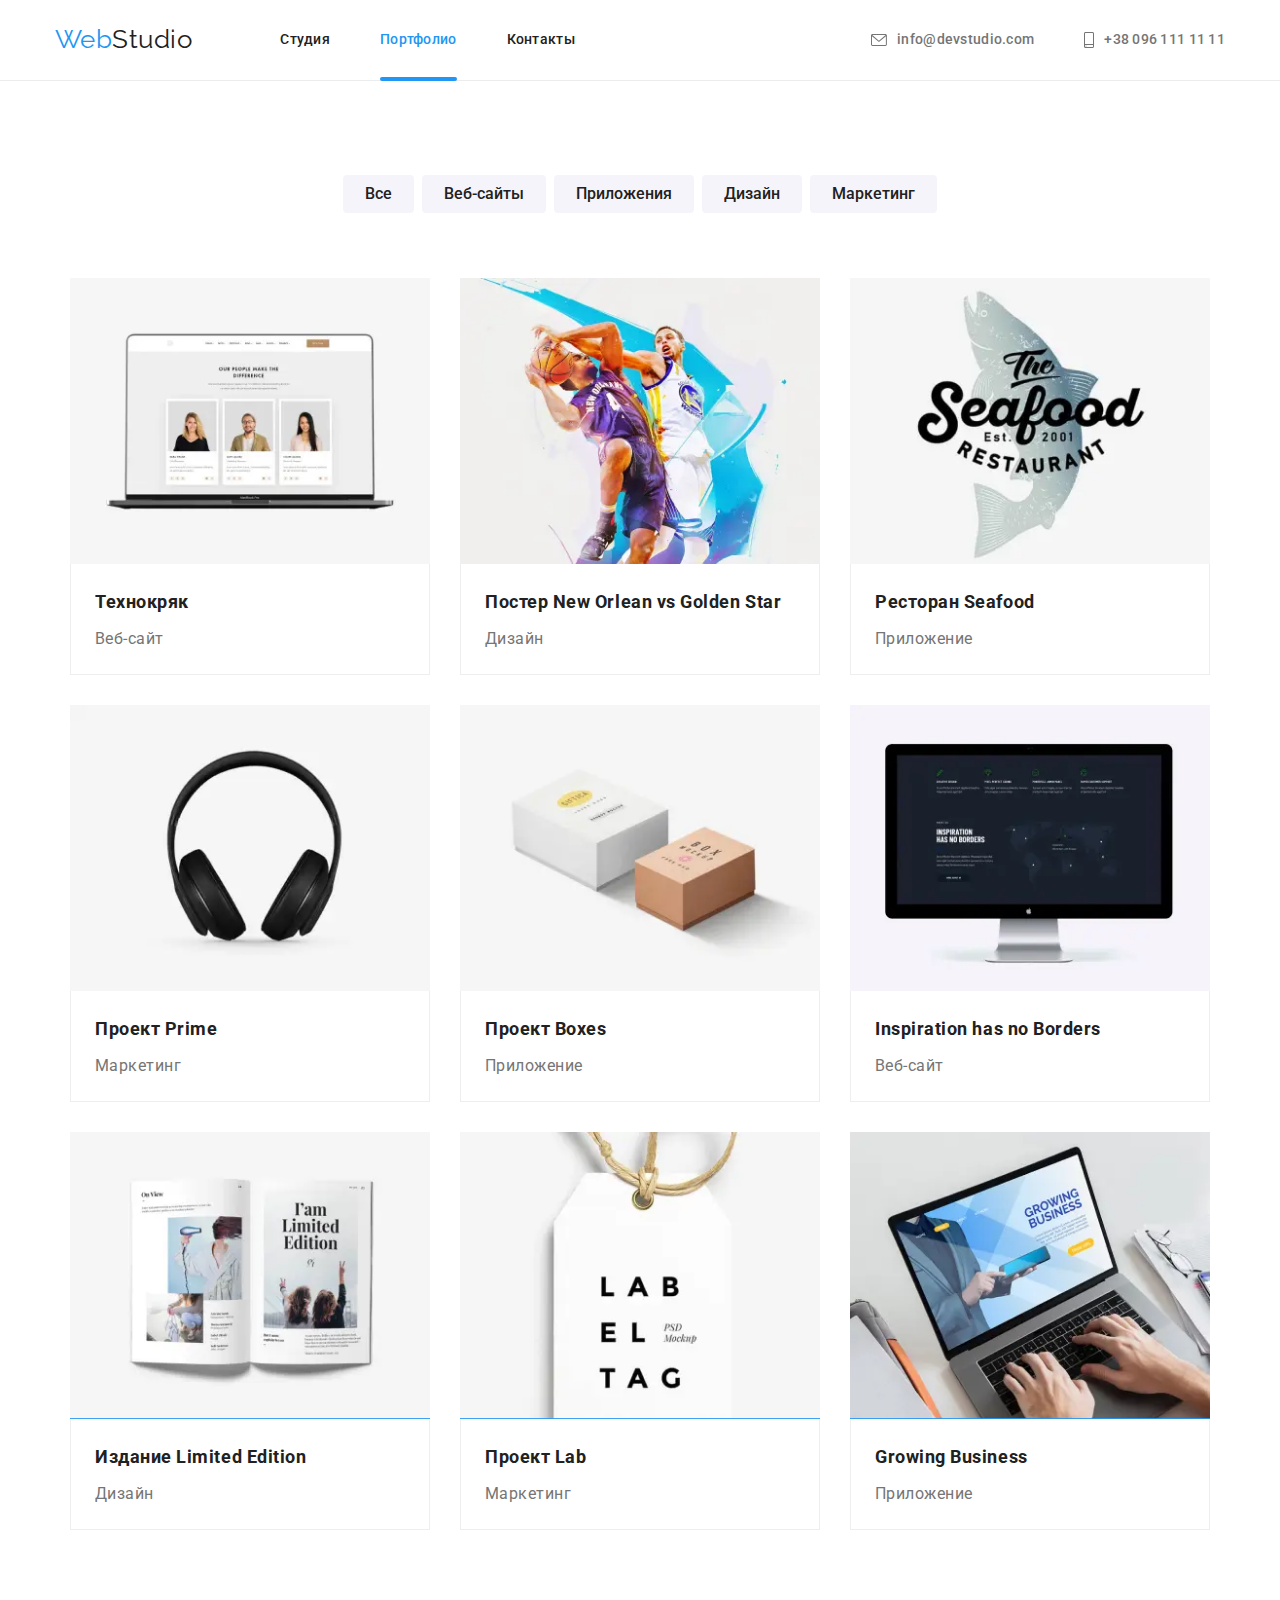
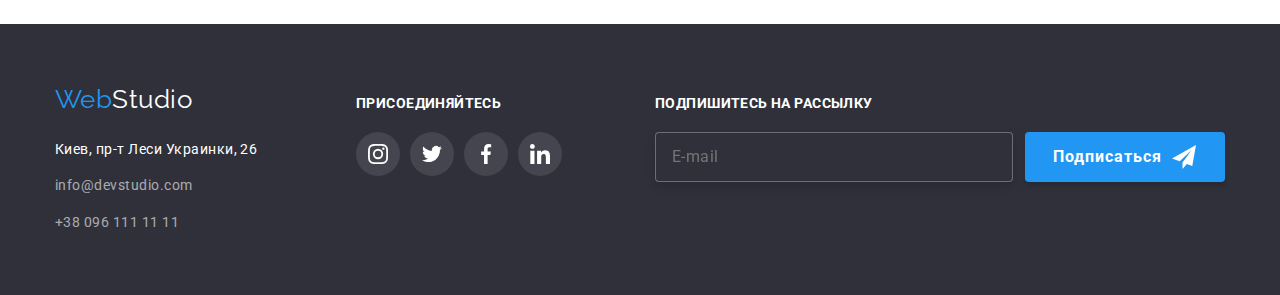
<file: portfolio.html>
<!DOCTYPE html>
<html lang="ru">
  <head>
    <meta charset="UTF-8" />
    <meta http-equiv="X-UA-Compatible" content="IE=edge" />
    <meta name="viewport" content="width=device-width, initial-scale=1.0" />
    <title>WebStudio</title>
    <link
      href="https://fonts.googleapis.com/css2?family=Raleway:wght@700&family=Roboto:wght@400;500;700;900&display=swap"
      rel="stylesheet"
    />
    <link
      rel="stylesheet"
      href="https://cdnjs.cloudflare.com/ajax/libs/modern-normalize/1.1.0/modern-normalize.min.css"
    />
    <link rel="stylesheet" href="./css/main.min.css" />
  </head>
  <body>
    <!--Шапка сайта-->
    <header class="header">
      <div class="container main-nav">
        <nav class="header-nav">
          <a class="logo header__logo" href="index.html" lang="en"
            ><span class="logo__text">Web</span>Studio</a
          >
          <ul class="header-nav__list">
            <li class="header-nav__item">
              <a href="./index.html" class="header__link">Студия</a>
            </li>
            <li class="header-nav__item">
              <a
                href="./portfolio.html"
                class="header__link header__link--current"
                >Портфолио</a
              >
            </li>
            <li class="header-nav__item">
              <a href="" class="header__link">Контакты</a>
            </li>
          </ul>
        </nav>

        <!-- START Mobile Menu -->
        <button class="burger-btn" data-menu-open>
          <svg class="burger-icon">
            <use class="icon-menu" href="./images/icons.svg#menu"></use>
          </svg>
        </button>
        <div class="mobile-menu" data-menu>
          <button class="close-btn" data-menu-close>
            <svg class="close-btn-icon">
              <use class="icon-cross" href="./images/icons.svg#cross"></use>
            </svg>
          </button>
          <div class="mobile-menu__nav">
            <ul class="mobile-nav">
              <li class="mobile-nav__item">
                <a href="./index.html" class="mobile-nav__link">Студия</a>
              </li>
              <li class="mobile-nav__item">
                <a
                  href="./portfolio.html"
                  class="mobile-nav__link mobile-nav__link--current"
                  >Портфолио</a
                >
              </li>
              <li class="mobile-nav__item">
                <a href="" class="mobile-nav__link">Контакты</a>
              </li>
            </ul>
          </div>

          <div class="mobile-menu__contact">
            <ul class="mobile-contact">
              <li class="mobile-contact__item">
                <a href="tel:+380961111111" class="mobile-contact__tel">
                  +38 096 111 11 11</a
                >
              </li>
              <li class="mobile-contact__item">
                <a href="mailto:info@devstudio.com" class="mobile-contact__mail"
                  >info@devstudio.com</a
                >
              </li>
            </ul>
            <ul class="mobile-social">
              <li class="mobile-social__item">
                <a href="#" class="mobile-social__link">Instagram</a>
              </li>
              <li class="mobile-social__item">
                <a href="#" class="mobile-social__link">Twitter</a>
              </li>
              <li class="mobile-social__item">
                <a href="#" class="mobile-social__link">Facebook</a>
              </li>
              <li class="mobile-social__item">
                <a href="#" class="mobile-social__link">Linkedin</a>
              </li>
            </ul>
          </div>
        </div>
        <!--END-Mobile Menu-->
        <ul class="contact-list">
          <li class="contact-list__item">
            <a href="mailto:info@devstudio.com" class="header__link">
              <svg class="header__link-envelope">
                <use href="./images/icons.svg#icon-envelope-1"></use>
              </svg>
              info@devstudio.com
            </a>
          </li>
          <li class="contact-list__item">
            <a href="tel:+380961111111" class="header__link">
              <svg class="header__link-smartphone">
                <use href="./images/icons.svg#icon-smartphone-1"></use>
              </svg>
              +38 096 111 11 11
            </a>
          </li>
        </ul>
      </div>
    </header>
    <main>
      <h1 class="visually-hidden">Портфолио</h1>
      <!--Кнопки фильтров-->
      <section class="section portfolio">
        <div class="container">
          <ul class="filters">
            <li>
              <button type="button" class="button primary">Все</button>
            </li>
            <li>
              <button type="button" class="button">Веб-сайты</button>
            </li>
            <li>
              <button type="button" class="button">Приложения</button>
            </li>
            <li>
              <button type="button" class="button">Дизайн</button>
            </li>
            <li>
              <button type="button" class="button">Маркетинг</button>
            </li>
          </ul>

          <!--Портфолио-->
          <h2 class="visually-hidden">Наши работы</h2>
          <ul class="work-list">
            <li class="flex-element">
              <a href="portfolio.html" class="flex-link">
                <div class="flex-img">
                  <picture>
                    <source
                      media="(min-width: 1200px)"
                      srcset="
                        ./images/works/works-1-desktop.webp    1x,
                        ./images/works/works-1-desktop@2x.webp 2x
                      "
                      type="image/webp"
                    />
                    <source
                      media="(min-width: 1200px)"
                      srcset="
                        ./images/works/works-1-desktop.jpg   1x,
                        ./images/works/team-1-desktop@2x.jpg 2x
                      "
                    />
                    <source
                      media="(min-width: 768px)"
                      srcset="
                        ./images/works/works-1-tablet.webp    1x,
                        ./images/works/works-1-tablet@2x.webp 2x
                      "
                      type="image/webp"
                    />
                    <source
                      media="(min-width: 768px)"
                      srcset="
                        ./images/works/works-1-tablet.jpg    1x,
                        ./images/works/works-1-tablet@2x.jpg 2x
                      "
                    />
                    <source
                      media="(max-width: 767px)"
                      srcset="
                        ./images/works/works-1.webp    1x,
                        ./images/works/works-1@2x.webp 2x
                      "
                      type="image/webp"
                    />
                    <source
                      media="(max-width: 767px)"
                      srcset="
                        ./images/works/works-1.jpg    1x,
                        ./images/works/works-1@2x.jpg 2x
                      "
                    />
                    <img src="#" alt="Веб-сайт" />
                  </picture>
                  <div class="submenu">
                    <p>
                      Технокряк это современная <br />
                      площадка распространения <br />
                      коронавируса. Компании <br />
                      используют эту платформу для <br />
                      цифрового шпионажа и атак на <br />
                      защищённые сервера конкурентов.
                    </p>
                  </div>
                </div>
                <div class="project">
                  <h3 class="title">Технокряк</h3>
                  <p class="product">Веб-сайт</p>
                </div>
              </a>
            </li>
            <li class="flex-element">
              <a href="portfolio.html" class="flex-link">
                <div class="flex-img">
                  <picture>
                    <source
                      media="(min-width: 1200px)"
                      srcset="
                        ./images/works/works-2-desktop.webp    1x,
                        ./images/works/works-2-desktop@2x.webp 2x
                      "
                      type="image/webp"
                    />
                    <source
                      media="(min-width: 1200px)"
                      srcset="
                        ./images/works/works-2-desktop.jpg   1x,
                        ./images/works/team-2-desktop@2x.jpg 2x
                      "
                    />
                    <source
                      media="(min-width: 768px)"
                      srcset="
                        ./images/works/works-2-tablet.webp    1x,
                        ./images/works/works-2-tablet@2x.webp 2x
                      "
                      type="image/webp"
                    />
                    <source
                      media="(min-width: 768px)"
                      srcset="
                        ./images/works/works-2-tablet.jpg    1x,
                        ./images/works/works-2-tablet@2x.jpg 2x
                      "
                    />
                    <source
                      media="(max-width: 767px)"
                      srcset="
                        ./images/works/works-2.webp    1x,
                        ./images/works/works-2@2x.webp 2x
                      "
                      type="image/webp"
                    />
                    <source
                      media="(max-width: 767px)"
                      srcset="
                        ./images/works/works-2.jpg    1x,
                        ./images/works/works-2@2x.jpg 2x
                      "
                    />
                    <img src="#" alt="Постер" />
                  </picture>
                  <div class="submenu">
                    <p>
                      Технокряк это современная <br />
                      площадка распространения <br />
                      коронавируса. Компании <br />
                      используют эту платформу для <br />
                      цифрового шпионажа и атак на <br />
                      защищённые сервера конкурентов.
                    </p>
                  </div>
                </div>
                <div class="project">
                  <h3 class="title">
                    Постер <span lang="en">New Orlean vs Golden Star</span>
                  </h3>
                  <p class="product">Дизайн</p>
                </div>
              </a>
            </li>
            <li class="flex-element">
              <a href="portfolio.html" class="flex-link">
                <div class="flex-img">
                  <picture>
                    <source
                      media="(min-width: 1200px)"
                      srcset="
                        ./images/works/works-3-desktop.webp    1x,
                        ./images/works/works-3-desktop@2x.webp 2x
                      "
                      type="image/webp"
                    />
                    <source
                      media="(min-width: 1200px)"
                      srcset="
                        ./images/works/works-3-desktop.jpg   1x,
                        ./images/works/team-3-desktop@2x.jpg 2x
                      "
                    />
                    <source
                      media="(min-width: 768px)"
                      srcset="
                        ./images/works/works-3-tablet.webp    1x,
                        ./images/works/works-3-tablet@2x.webp 2x
                      "
                      type="image/webp"
                    />
                    <source
                      media="(min-width: 768px)"
                      srcset="
                        ./images/works/works-3-tablet.jpg    1x,
                        ./images/works/works-3-tablet@2x.jpg 2x
                      "
                    />
                    <source
                      media="(max-width: 767px)"
                      srcset="
                        ./images/works/works-3.webp    1x,
                        ./images/works/works-3@2x.webp 2x
                      "
                      type="image/webp"
                    />
                    <source
                      media="(max-width: 767px)"
                      srcset="
                        ./images/works/works-3.jpg    1x,
                        ./images/works/works-3@2x.jpg 2x
                      "
                    />
                    <img src="#" alt="Логотип ресторана" />
                  </picture>
                  <div class="submenu">
                    <p>
                      Технокряк это современная <br />
                      площадка распространения <br />
                      коронавируса. Компании <br />
                      используют эту платформу для <br />
                      цифрового шпионажа и атак на <br />
                      защищённые сервера конкурентов.
                    </p>
                  </div>
                </div>
                <div class="project">
                  <h3 class="title">Ресторан <span lang="en">Seafood</span></h3>
                  <p class="product">Приложение</p>
                </div>
              </a>
            </li>
            <li class="flex-element">
              <a href="portfolio.html" class="flex-link">
                <div class="flex-img">
                  <picture>
                    <source
                      media="(min-width: 1200px)"
                      srcset="
                        ./images/works/works-4-desktop.webp    1x,
                        ./images/works/works-4-desktop@2x.webp 2x
                      "
                      type="image/webp"
                    />
                    <source
                      media="(min-width: 1200px)"
                      srcset="
                        ./images/works/works-4-desktop.jpg   1x,
                        ./images/works/team-4-desktop@2x.jpg 2x
                      "
                    />
                    <source
                      media="(min-width: 768px)"
                      srcset="
                        ./images/works/works-4-tablet.webp    1x,
                        ./images/works/works-4-tablet@2x.webp 2x
                      "
                      type="image/webp"
                    />
                    <source
                      media="(min-width: 768px)"
                      srcset="
                        ./images/works/works-4-tablet.jpg    1x,
                        ./images/works/works-4-tablet@2x.jpg 2x
                      "
                    />
                    <source
                      media="(max-width: 767px)"
                      srcset="
                        ./images/works/works-4.webp    1x,
                        ./images/works/works-4@2x.webp 2x
                      "
                      type="image/webp"
                    />
                    <source
                      media="(max-width: 767px)"
                      srcset="
                        ./images/works/works-4.jpg    1x,
                        ./images/works/works-4@2x.jpg 2x
                      "
                    />
                    <img src="#" alt="Наушники" />
                  </picture>
                  <div class="submenu">
                    <p>
                      Технокряк это современная <br />
                      площадка распространения <br />
                      коронавируса. Компании <br />
                      используют эту платформу для <br />
                      цифрового шпионажа и атак на <br />
                      защищённые сервера конкурентов.
                    </p>
                  </div>
                </div>
                <div class="project">
                  <h3 class="title">Проект <span lang="en">Prime</span></h3>
                  <p class="product">Маркетинг</p>
                </div>
              </a>
            </li>
            <li class="flex-element">
              <a href="portfolio.html" class="flex-link">
                <div class="flex-img">
                  <picture>
                    <source
                      media="(min-width: 1200px)"
                      srcset="
                        ./images/works/works-5-desktop.webp    1x,
                        ./images/works/works-5-desktop@2x.webp 2x
                      "
                      type="image/webp"
                    />
                    <source
                      media="(min-width: 1200px)"
                      srcset="
                        ./images/works/works-5-desktop.jpg   1x,
                        ./images/works/team-5-desktop@2x.jpg 2x
                      "
                    />
                    <source
                      media="(min-width: 768px)"
                      srcset="
                        ./images/works/works-5-tablet.webp    1x,
                        ./images/works/works-5-tablet@2x.webp 2x
                      "
                      type="image/webp"
                    />
                    <source
                      media="(min-width: 768px)"
                      srcset="
                        ./images/works/works-5-tablet.jpg    1x,
                        ./images/works/works-5-tablet@2x.jpg 2x
                      "
                    />
                    <source
                      media="(max-width: 767px)"
                      srcset="
                        ./images/works/works-5.webp    1x,
                        ./images/works/works-5@2x.webp 2x
                      "
                      type="image/webp"
                    />
                    <source
                      media="(max-width: 767px)"
                      srcset="
                        ./images/works/works-5.jpg    1x,
                        ./images/works/works-5@2x.jpg 2x
                      "
                    />
                    <img src="#" alt="Боксы" />
                  </picture>
                  <div class="submenu">
                    <p>
                      Технокряк это современная <br />
                      площадка распространения <br />
                      коронавируса. Компании <br />
                      используют эту платформу для <br />
                      цифрового шпионажа и атак на <br />
                      защищённые сервера конкурентов.
                    </p>
                  </div>
                </div>
                <div class="project">
                  <h3 class="title">Проект <span lang="en">Boxes</span></h3>
                  <p class="product">Приложение</p>
                </div>
              </a>
            </li>
            <li class="flex-element">
              <a href="portfolio.html" class="flex-link">
                <div class="flex-img">
                  <picture>
                    <source
                      media="(min-width: 1200px)"
                      srcset="
                        ./images/works/works-6-desktop.webp    1x,
                        ./images/works/works-6-desktop@2x.webp 2x
                      "
                      type="image/webp"
                    />
                    <source
                      media="(min-width: 1200px)"
                      srcset="
                        ./images/works/works-6-desktop.jpg   1x,
                        ./images/works/team-6-desktop@2x.jpg 2x
                      "
                    />
                    <source
                      media="(min-width: 768px)"
                      srcset="
                        ./images/works/works-6-tablet.webp    1x,
                        ./images/works/works-6-tablet@2x.webp 2x
                      "
                      type="image/webp"
                    />
                    <source
                      media="(min-width: 768px)"
                      srcset="
                        ./images/works/works-6-tablet.jpg    1x,
                        ./images/works/works-6-tablet@2x.jpg 2x
                      "
                    />
                    <source
                      media="(max-width: 767px)"
                      srcset="
                        ./images/works/works-6.webp    1x,
                        ./images/works/works-6@2x.webp 2x
                      "
                      type="image/webp"
                    />
                    <source
                      media="(max-width: 767px)"
                      srcset="
                        ./images/works/works-6.jpg    1x,
                        ./images/works/works-6@2x.jpg 2x
                      "
                    />
                    <img src="#" alt="Монитор" />
                  </picture>
                  <div class="submenu">
                    <p>
                      Технокряк это современная <br />
                      площадка распространения <br />
                      коронавируса. Компании <br />
                      используют эту платформу для <br />
                      цифрового шпионажа и атак на <br />
                      защищённые сервера конкурентов.
                    </p>
                  </div>
                </div>
                <div class="project">
                  <h3 class="title" lang="en">Inspiration has no Borders</h3>
                  <p class="product">Веб-сайт</p>
                </div>
              </a>
            </li>
            <li class="flex-element">
              <a href="portfolio.html" class="flex-link">
                <div class="flex-img">
                  <picture>
                    <source
                      media="(min-width: 1200px)"
                      srcset="
                        ./images/works/works-7-desktop.webp    1x,
                        ./images/works/works-7-desktop@2x.webp 2x
                      "
                      type="image/webp"
                    />
                    <source
                      media="(min-width: 1200px)"
                      srcset="
                        ./images/works/works-7-desktop.jpg   1x,
                        ./images/works/team-7-desktop@2x.jpg 2x
                      "
                    />
                    <source
                      media="(min-width: 768px)"
                      srcset="
                        ./images/works/works-7-tablet.webp    1x,
                        ./images/works/works-7-tablet@2x.webp 2x
                      "
                      type="image/webp"
                    />
                    <source
                      media="(min-width: 768px)"
                      srcset="
                        ./images/works/works-7-tablet.jpg    1x,
                        ./images/works/works-7-tablet@2x.jpg 2x
                      "
                    />
                    <source
                      media="(max-width: 767px)"
                      srcset="
                        ./images/works/works-7.webp    1x,
                        ./images/works/works-7@2x.webp 2x
                      "
                      type="image/webp"
                    />
                    <source
                      media="(max-width: 767px)"
                      srcset="
                        ./images/works/works-7.jpg    1x,
                        ./images/works/works-7@2x.jpg 2x
                      "
                    />
                    <img src="#" alt="Раскрытый журнал" />
                  </picture>
                  <div class="submenu">
                    <p>
                      Технокряк это современная <br />
                      площадка распространения <br />
                      коронавируса. Компании <br />
                      используют эту платформу для <br />
                      цифрового шпионажа и атак на <br />
                      защищённые сервера конкурентов.
                    </p>
                  </div>
                </div>
                <div class="project">
                  <h3 class="title">
                    Издание <span lang="en"> Limited Edition</span>
                  </h3>
                  <p class="product">Дизайн</p>
                </div>
              </a>
            </li>
            <li class="flex-element">
              <a href="portfolio.html" class="flex-link">
                <div class="flex-img">
                  <picture>
                    <source
                      media="(min-width: 1200px)"
                      srcset="
                        ./images/works/works-8-desktop.webp    1x,
                        ./images/works/works-8-desktop@2x.webp 2x
                      "
                      type="image/webp"
                    />
                    <source
                      media="(min-width: 1200px)"
                      srcset="
                        ./images/works/works-8-desktop.jpg   1x,
                        ./images/works/team-8-desktop@2x.jpg 2x
                      "
                    />
                    <source
                      media="(min-width: 768px)"
                      srcset="
                        ./images/works/works-8-tablet.webp    1x,
                        ./images/works/works-8-tablet@2x.webp 2x
                      "
                      type="image/webp"
                    />
                    <source
                      media="(min-width: 768px)"
                      srcset="
                        ./images/works/works-8-tablet.jpg    1x,
                        ./images/works/works-8-tablet@2x.jpg 2x
                      "
                    />
                    <source
                      media="(max-width: 767px)"
                      srcset="
                        ./images/works/works-8.webp    1x,
                        ./images/works/works-8@2x.webp 2x
                      "
                      type="image/webp"
                    />
                    <source
                      media="(max-width: 767px)"
                      srcset="
                        ./images/works/works-8.jpg    1x,
                        ./images/works/works-8@2x.jpg 2x
                      "
                    />
                    <img src="#" alt="Фото этикетки" />
                  </picture>
                  <div class="submenu">
                    <p>
                      Технокряк это современная <br />
                      площадка распространения <br />
                      коронавируса. Компании <br />
                      используют эту платформу для <br />
                      цифрового шпионажа и атак на <br />
                      защищённые сервера конкурентов.
                    </p>
                  </div>
                </div>
                <div class="project">
                  <h3 class="title">Проект <span lang="en"> Lab</span></h3>
                  <p class="product">Маркетинг</p>
                </div>
              </a>
            </li>
            <li class="flex-element">
              <a href="portfolio.html" class="flex-link">
                <div class="flex-img">
                  <picture>
                    <source
                      media="(min-width: 1200px)"
                      srcset="
                        ./images/works/works-9-desktop.webp    1x,
                        ./images/works/works-9-desktop@2x.webp 2x
                      "
                      type="image/webp"
                    />
                    <source
                      media="(min-width: 1200px)"
                      srcset="
                        ./images/works/works-9-desktop.jpg   1x,
                        ./images/works/team-9-desktop@2x.jpg 2x
                      "
                    />
                    <source
                      media="(min-width: 768px)"
                      srcset="
                        ./images/works/works-9-tablet.webp    1x,
                        ./images/works/works-9-tablet@2x.webp 2x
                      "
                      type="image/webp"
                    />
                    <source
                      media="(min-width: 768px)"
                      srcset="
                        ./images/works/works-9-tablet.jpg    1x,
                        ./images/works/works-9-tablet@2x.jpg 2x
                      "
                    />
                    <source
                      media="(max-width: 767px)"
                      srcset="
                        ./images/works/works-9.webp    1x,
                        ./images/works/works-9@2x.webp 2x
                      "
                      type="image/webp"
                    />
                    <source
                      media="(max-width: 767px)"
                      srcset="
                        ./images/works/works-9.jpg    1x,
                        ./images/works/works-9@2x.jpg 2x
                      "
                    />
                    <img src="#" alt="Ноутбук" />
                  </picture>
                  <div class="submenu">
                    <p>
                      Технокряк это современная <br />
                      площадка распространения <br />
                      коронавируса. Компании <br />
                      используют эту платформу для <br />
                      цифрового шпионажа и атак на <br />
                      защищённые сервера конкурентов.
                    </p>
                  </div>
                </div>
                <div class="project">
                  <h3 class="title" lang="en">Growing Business</h3>
                  <p class="product">Приложение</p>
                </div>
              </a>
            </li>
          </ul>
        </div>
      </section>
    </main>
    <!--FOOTER-->
    <footer>
      <div class="container footer__container">
        <div class="footer__block footer__block--left">
          <a class="logo footer__logo" href="index.html" lang="en"
            ><span class="logo__text">Web</span>Studio</a
          >
          <address>
            <ul class="footer__address">
              <li class="footer__visit">
                <a
                  class="footer__link map"
                  href="https://goo.gl/maps/TSfYCQKMqH7pNoSs6"
                  target="_blank"
                  rel="noopener noreferrer"
                  >Киев, пр-т Леси Украинки, 26</a
                >
              </li>
              <li class="footer__visit">
                <a href="mailto:info@devstudio.com" class="footer__link"
                  >info@devstudio.com</a
                >
              </li>
              <li class="footer__visit">
                <a href="tel:+380961111111" class="footer__link"
                  >+38 096 111 11 11</a
                >
              </li>
            </ul>
          </address>
        </div>
        <div class="footer__block footer__block--right">
          <h3 class="join">Присоединяйтесь</h3>
          <ul class="social-list footer__social-list">
            <li class="social-item footer__social-item">
              <a
                href="index.html"
                class="link-social footer__link-social instagram"
              >
                <svg class="social-network footer__social-network">
                  <use href="./images/icons.svg#icon-instagram-1"></use>
                </svg>
              </a>
            </li>
            <li class="social-item footer__social-item">
              <a
                href="index.html"
                class="link-social footer__link-social twitter"
              >
                <svg class="social-network footer__social-network">
                  <use href="./images/icons.svg#icon-twitter-1"></use>
                </svg>
              </a>
            </li>
            <li class="social-item footer__social-item">
              <a
                href="index.html"
                class="link-social footer__link-social facebook"
              >
                <svg class="social-network footer__social-network">
                  <use href="./images/icons.svg#icon-facebook-1"></use>
                </svg>
              </a>
            </li>
            <li class="social-item footer__social-item">
              <a
                href="index.html"
                class="link-social footer__link-social linkedin"
              >
                <svg class="social-network footer__social-network">
                  <use href="./images/icons.svg#icon-linkedin-1"></use>
                </svg>
              </a>
            </li>
          </ul>
        </div>
        <div class="footer__block footer__block--sign">
          <p class="footer__sign-form-head">Подпишитесь на рассылку</p>
          <form class="footer__sign-form">
            <input
              type="email"
              class="footer__sign-form-input"
              name="user-email"
              placeholder="E-mail"
            />

            <button class="footer__sign-form-button" type="submit">
              Подписаться
              <svg class="footer__sign-form-icon">
                <use href="./images/icons.svg#icon-send"></use>
              </svg>
            </button>
          </form>
        </div>
      </div>
    </footer>
    <script src="./js/menu.js"></script>
  </body>
</html>
</file>
<file: css/main.min.css>
:root{--primary-text-color: #757575;--title-text-color: #212121;--second-text-color: #ffffff;--third-text-color: #ffffff99;--background-color: #2f303a;--second-background-color: #f5f4fa;--third-background-color: #e5e5e5;--accent-color: #2196f3;--second-accent-color: #188ce8;--icon-color: #afb1b8;--solid: #eeeeee;--border: 1px solid rgba(33, 33, 33, 0.2);--timing-function: cubic-bezier(0.4, 0, 0.2, 1);--box-shadow: 0px 4px 4px rgba(0, 0, 0, 0.15);--box-shadow-frame: 0px 1px 3px rgba(0, 0, 0, 0.12),
    0px 1px 1px rgba(0, 0, 0, 0.14), 0px 2px 1px rgba(0, 0, 0, 0.2)}.visually-hidden{position:absolute;width:1px;height:1px;margin:-1px;border:0;padding:0;white-space:nowrap;clip-path:inset(100%);clip:rect(0 0 0 0);overflow:hidden}body{color:var(--primary-text-color);font-family:Roboto, sans-serif;letter-spacing:0.03em;line-height:1.71}body.modal-open{overflow:hidden}button{font-family:inherit;cursor:pointer}a{text-decoration:none}h1,h2,h3,p,ul{margin-top:0;margin-bottom:0;padding:0}ul{list-style:none;text-decoration:none}img{display:block;width:100%;height:auto}.list{list-style:none;padding:0;margin:0}.link{text-decoration:none}.title{margin-top:0;margin-bottom:10px}footer{padding-top:60px;padding-bottom:60px;background-color:var(--background-color)}.container{padding-left:15px;padding-right:15px;margin-left:auto;margin-right:auto}@media screen and (min-width: 480px){.container{width:480px}}@media screen and (min-width: 768px){.container{width:768px}}@media screen and (min-width: 1200px){.container{width:1200px}}.section{padding-top:60px;padding-bottom:60px}@media screen and (min-width: 1200px){.section{padding-top:94px;padding-bottom:94px}}.section-title{margin-bottom:30px;font-weight:700;color:var(--title-text-color);font-size:28px;line-height:1.18;text-align:center;letter-spacing:0.03em}@media screen and (min-width: 1200px){.section-title{margin-bottom:50px;font-size:36px;line-height:1.17}}.hero .hero-button{border-radius:4px;border:none;padding:10px 32px;color:var(--second-text-color);background-color:var(--accent-color);font-weight:700;font-size:16px;line-height:1.88;letter-spacing:0.06em;text-align:center;box-shadow:0px 4px 4px rgba(0,0,0,0.15);transition:color 250ms var(--timing-function)}.hero .hero-button:hover,.hero .hero-button:focus{color:var(--second-accent-color)}.social-list{display:flex;margin-top:16px;padding-left:32px;padding-right:32px;justify-content:center;align-items:center;color:var(--icon-color)}.social-item{display:block;justify-content:center;align-items:center}.social-item:not(:last-child){margin-right:10px}.social-network{width:20px;height:20px;fill:currentColor}.link-social{display:block;padding:12px;width:44px;height:44px;color:var(--icon-color);border-radius:50px;transition:background-color 250ms var(--timing-function),color 250ms var(--timing-function)}.link-social:hover,.link-social:focus{background-color:var(--accent-color);color:var(--second-text-color);border-radius:50%}.backdrop{position:fixed;padding:93px 15px;top:0;left:0;width:100vw;height:100vh;z-index:3;opacity:1;transition:opacity 500ms var(--timing-function),visibility 500ms var(--timing-function);background:rgba(0,0,0,0.2);overflow-y:scroll}.backdrop.is-hidden{opacity:0;pointer-events:none;visibility:hidden}.backdrop.is-hidden .modal{transform:translate(-50%, -50%) scale(0.9);opacity:0}.modal{position:relative;width:450px;height:609px;padding:40px;transition:transform 500ms var(--timing-function),opacity 500ms var(--timing-function);background-color:var(--second-text-color);box-shadow:0px 1px 3px rgba(0,0,0,0.12),0px 1px 1px rgba(0,0,0,0.14),0px 2px 1px rgba(0,0,0,0.2);border-radius:4px}@media screen and (min-width: 768px){.modal{position:absolute;opacity:1;top:50%;left:50%;transform:translate(-50%, -50%) scale(1)}}@media screen and (min-width: 1200px){.modal{position:absolute;width:528px;height:581px;opacity:1;top:50%;left:50%;transform:translate(-50%, -50%) scale(1)}}.btn-modal{display:flex;position:absolute;height:30px;width:30px;right:8px;top:8px;border-radius:50px;justify-content:center;align-items:center;border:1px solid rgba(0,0,0,0.1);background-color:var(--second-text-color);transition:color 250ms var(--timing-function)}.btn-modal:hover,.btn-modal:focus{color:var(--accent-color)}@media screen and (min-width: 1200px){.btn-modal{position:absolute}}.backdrop-icon{height:18px;width:18px;fill:currentColor}.modal-form{display:flex;text-align:start;flex-direction:column}.modal-form-head{margin-bottom:12px;font-weight:700;font-size:20px;line-height:1.15;text-align:center;letter-spacing:0.03em;color:var(--title-text-color)}@media screen and (min-width: 480px) and (max-width: 1199px){.modal-form-head{line-height:1.5}}.modal-form-field{margin-bottom:10px;font-weight:400;font-size:12px;line-height:1.17;letter-spacing:0.01em;color:var(--primary-text-color)}.modal-form-field.textarea{margin-bottom:20px}.modal-form-input{padding-left:42px;width:100%;height:40px;border:var(--border);border-radius:4px;transition:border-color 250ms var(--timing-function)}.modal-form-input:focus{outline:none;border-color:var(--accent-color)}.modal-form-message{margin-top:4px;padding:12px 16px;width:100%;height:120px;border:var(--border);border-radius:4px;font-weight:400;font-size:12px;line-height:1.17;letter-spacing:0.01em;resize:none;transition:border-color 250ms var(--timing-function)}.modal-form-message:focus{outline:none;border-color:var(--accent-color)}.modal-form-message::placeholder{color:rgba(117,117,117,0.5)}@media screen and (min-width: 480px) and (max-width: 1199px){.modal-form-message{font-size:14px;line-height:1.14}}.modal-form-button{align-self:center;padding:10px 55px;border-radius:4px;width:200px;height:50px;border:none;color:var(--second-text-color);background-color:var(--accent-color);font-weight:700;font-size:16px;line-height:1.88;letter-spacing:0.06em;box-shadow:0px 4px 4px rgba(0,0,0,0.15);transition:background-color 250ms var(--timing-function)}.modal-form-button:hover,.modal-form-button:focus{background-color:var(--second-accent-color)}.modal-form-wrapper{display:block;position:relative;margin-top:4px}.modal-form-icon{display:block;width:18px;height:18px;position:absolute;top:50%;left:12px;transform:translateY(-50%);transition:background-color 250ms var(--timing-function)}.modal-form-input:focus+.modal-form-icon{fill:var(--accent-color)}.modal-form-checkbox-label{display:flex;margin-bottom:30px;align-items:center;justify-content:center;font-weight:400;font-size:14px;line-height:1.7;letter-spacing:0.03em}.modal-form-checkbox-label::before{display:block;margin-right:7px;content:"";width:16px;height:15px;border:2px solid var(--title-text-color);border-radius:2px;cursor:pointer}.modal-form-checkbox:checked+.modal-form-checkbox-label::before{background-image:url(../images/checkbox_pure.svg);background-color:var(--accent-color);background-position:center;background-repeat:no-repeat;border:none}.modal-form-checkbox:focus+.modal-form-checkbox-label::before{border-color:1px solid var(--title-text-color)}@media screen and (min-width: 480px) and (max-width: 1199px){.modal-form-checkbox-label{font-size:12px;line-height:1.17}}.link-contract{color:var(--accent-color);text-decoration:underline}.logo__text{color:var(--accent-color)}.logo{display:flex;color:var(--title-text-color);font-family:Raleway, sans-serif;font-size:26px;line-height:1.2;text-decoration:none}.header{z-index:3;width:100%;padding-top:16px;padding-bottom:16px;background-color:var(--second-text-color);border-bottom:1px solid #ececec}@media screen and (min-width: 768px){.header{padding-top:26px;padding-bottom:26px}}@media screen and (min-width: 1200px){.header{padding-top:24px;padding-bottom:25px}}.main-nav{display:flex;align-items:center;justify-content:space-between}.header-nav{display:flex;align-items:center}.burger-btn{margin-left:auto;padding:0;border:none;background-color:transparent;line-height:0;transition:color 250ms var(--timing-function)}.burger-btn:hover,.burger-btn:focus{color:var(--accent-color)}@media screen and (min-width: 768px){.burger-btn{display:none}}.burger-icon{width:40px;height:40px;fill:currentColor}.mobile-menu{display:flex;flex-direction:column;position:fixed;z-index:100;top:0;left:0;width:100vw;height:100vh;padding:48px 40px;opacity:0;justify-content:space-between;visibility:hidden;pointer-events:none;background-color:var(--second-text-color);transition:opacity 250ms linear, visibility 250ms linear}.mobile-menu.is-open{opacity:1;visibility:visible;pointer-events:all}.close-btn{position:absolute;top:10px;right:15px;width:40px;height:40px;cursor:pointer;background-color:transparent;padding:0;line-height:0;border:none}.close-btn:hover,.close-btn:focus{color:var(--accent-color)}.close-btn-icon{width:40px;height:40px}.mobile-nav .mobile-nav__link{font-weight:500;font-size:40px;line-height:1.18;letter-spacing:0.02em;color:var(--title-text-color)}.mobile-nav .mobile-nav__link--current{color:var(--accent-color)}.mobile-nav__item:not(last-child){margin-bottom:32px}.mobile-contact__tel{font-weight:500;font-size:34px;line-height:1.18;letter-spacing:0.02em;color:var(--accent-color)}.mobile-contact__mail{font-weight:500;font-size:24px;line-height:1.17;letter-spacing:0.02em;color:var(--primary-text-color)}.mobile-contact__item:not(last-child){margin-bottom:32px}.mobile-contact{margin-bottom:64px}.mobile-social{display:flex}.mobile-social__link{margin:10px;font-weight:500;font-size:18px;line-height:1.22;letter-spacing:0.02em;color:var(--accent-color)}.mobile-social__item:not(:last-child){border-right:1px solid rgba(33,33,33,0.2)}@media screen and (max-width: 767px){.header-nav__item,.contact-list__item{display:none}}@media screen and (min-width: 768px) and (max-width: 1199px){.contact-list__item:not(:last-child){margin-bottom:10px}}@media screen and (max-width: 767px){.header-nav__list{display:none}}@media screen and (min-width: 768px){.header-nav__list{display:flex;position:relative;margin-left:88px}}.header-nav .header-nav__item:not(:last-child){margin-right:50px}.header-nav .header__link{position:relative;color:var(--title-text-color);background-color:var(--second-text-color);font-weight:500;font-size:14px;line-height:1.14;letter-spacing:0.02em;transition:color 250ms var(--timing-function)}.header-nav .header__link:hover,.header-nav .header__link:focus{color:var(--accent-color)}.header-nav .header__link--current{color:var(--accent-color)}@media screen and (min-width: 768px){.header__link--current::after{position:absolute;display:block;top:51px;content:"";width:100%;height:4px;background-color:var(--accent-color);border-radius:2px}}@media screen and (min-width: 1200px){.header__link--current::after{top:45px}}@media screen and (max-width: 767px){.contact-list{display:none}}@media screen and (min-width: 768px) and (max-width: 1199px){.contact-list{margin-left:auto}}@media screen and (min-width: 1200px){.contact-list{display:flex}}.header__link-envelope{margin-right:10px;width:16px;height:12px;fill:currentColor}.header__link-envelope:hover,.header__link-envelope:focus{color:var(--accent-color)}.header__link-smartphone{margin-right:10px;width:10px;height:16px;fill:currentColor}.header__link-smartphone:hover,.header__link-smartphone:focus{color:var(--accent-color)}@media screen and (min-width: 1200px){.contact-list .contact-list__item+.contact-list__item{margin-left:50px}}.contact-list .header__link{color:var(--primary-text-color);font-weight:500;font-size:14px;line-height:1.14;letter-spacing:0.02em;transition:color 250ms var(--timing-function)}.contact-list .header__link:hover,.contact-list .header__link:focus{color:var(--accent-color)}@media screen and (min-width: 768px) and (max-width: 1199px){.contact-list .header__link{justify-content:start}}.header__link{display:flex;justify-content:center;align-items:center;text-decoration:none}.hero{padding-top:118px;padding-bottom:118px;margin-left:auto;margin-right:auto;max-width:480px;height:400px;background-image:linear-gradient(rgba(47,48,58,0.4), rgba(47,48,58,0.4)),url("../images/hero.jpg");background-color:var(--background-color);text-align:center;background-repeat:no-repeat;background-position:center;background-size:cover}@media screen and (min-device-pixel-ratio: 2), (min-resolution: 192dpi), (min-resolution: 2dppx){.hero{background-image:url("../images/hero@2x.jpg")}}@media screen and (min-width: 768px){.hero{background-image:url("../images/hero_tablet.jpg");max-width:768px}}@media screen and (min-width: 768px) and (min-device-pixel-ratio: 2), screen and (min-width: 768px) and (min-resolution: 192dpi), screen and (min-width: 768px) and (min-resolution: 2dppx){.hero{background-image:url("../images/hero_tablet@2x.jpg")}}@media screen and (min-width: 1200px){.hero{background-image:url("../images/hero_desktop.jpg");padding-top:200px;padding-bottom:200px;max-width:1600px;height:600px}}@media screen and (min-width: 1200px) and (min-device-pixel-ratio: 2), screen and (min-width: 1200px) and (min-resolution: 192dpi), screen and (min-width: 1200px) and (min-resolution: 2dppx){.hero{background-image:url("../images/hero_desktop@2x.jpg")}}.hero-title{margin-top:0;margin-bottom:30px;color:var(--second-text-color);font-weight:900;font-size:26px;line-height:1.62;letter-spacing:0.06em;text-transform:uppercase}@media screen and (min-width: 1200px){.hero-title{font-size:44px;line-height:1.36}}@media screen and (min-width: 1200px){.features{padding-bottom:0px}}.features-list{padding:0;list-style:none}@media screen and (min-width: 768px){.features-list{display:flex;flex-wrap:wrap;margin:-15px}}@media screen and (min-width: 1200px){.features-list{margin:-15px}}.features-list .title{margin-top:0;margin-bottom:10px;color:var(--title-text-color);font-weight:700;font-size:14px;line-height:1.14;text-align:center;text-transform:uppercase}@media screen and (min-width: 768px){.features-list .title{text-align:start}}@media screen and (max-width: 767px){.features-item:not(:last-child){margin-bottom:30px}}@media screen and (min-width: 768px){.features-item{width:calc((100% - 4 * 15px) / 2);margin:15px}}@media screen and (min-width: 1200px){.features-item{width:calc((100% - 8 * 15px) / 4)}}.icons-list{display:flex;height:120px;background-color:#f5f4fa;margin-bottom:30px;border-radius:4px;justify-content:center;align-items:center}.icon-list{width:70px;height:70px}.features-item .text{font-size:14px}.team{background-color:var(--second-background-color)}.team-list{padding:0;list-style:none}@media screen and (min-width: 768px) and (max-width: 1199px){.team-list{display:flex;flex-wrap:wrap;margin:-15px}}@media screen and (min-width: 1200px){.team-list{display:flex}}.team-item{box-shadow:0px 1px 3px rgba(0,0,0,0.12),0px 1px 1px rgba(0,0,0,0.14),0px 2px 1px rgba(0,0,0,0.2);border-radius:0px 0px 4px 4px}@media screen and (max-width: 767px){.team-item:not(:last-child){margin-bottom:30px}}@media screen and (min-width: 768px) and (max-width: 1199px){.team-item{width:calc((100% - 4 * 15px) / 2);margin:15px}}@media screen and (min-width: 1200px){.team-item:not(:last-child){margin-right:30px}}.team-list .title{margin-top:0;margin-bottom:10px;color:var(--title-text-color);font-weight:500;font-size:16px;line-height:1.19}.team-list{padding:0;font-size:16px;line-height:1.19}.content{padding-top:30px;padding-bottom:30px;text-align:center;background-color:var(--second-text-color);border-radius:0px 0px 4px 4px}.client-list{display:flex;color:var(--icon-color)}@media screen and (max-width: 1199px){.client-list{margin:-15px;flex-wrap:wrap}}@media screen and (min-width: 1200px){.client-list{margin:-15px}}.client-item{width:calc((100% - 4 * 15px) / 2);margin:15px}@media screen and (min-width: 768px){.client-item{width:calc((100% - 6 * 15px) / 3);margin:15px}}@media screen and (min-width: 1200px){.client-item{width:calc((100% - 8 * 15px) / 4)}}.link-logo{display:flex;justify-content:center;align-items:center;height:92px;color:var(--icon-color);box-sizing:border-box;border:1px solid var(--icon-color);transition:color 250ms var(--timing-function),border 250ms var(--timing-function)}.link-logo:hover,.link-logo:focus{color:var(--accent-color);border:1px solid var(--accent-color)}.logo-icon{width:106px;height:60px;fill:currentColor}.filters{transition:box-shadow 250ms var(--timing-function)}@media screen and (max-width: 767px){.filters{display:flex;margin-bottom:40px;flex-wrap:wrap}}@media screen and (min-width: 768px){.filters{display:flex;justify-content:center;margin-bottom:30px}}@media screen and (min-width: 1200px){.filters{margin-bottom:50px}}.filters li:not(:last-child){margin-right:8px}@media screen and (max-width: 767px){.filters li{margin-bottom:15px}.filters li:nth-last-child(-n+2){margin-bottom:0}}.button{border-radius:4px;border:none;padding:6px 22px;color:var(--title-text-color);background-color:var(--second-background-color);font-weight:500;font-size:16px;line-height:1.63;text-align:center;transition:color 250ms var(--timing-function),box-shadow 250ms var(--timing-function),background-color 250ms var(--timing-function)}.button:hover,.button:focus{color:var(--second-text-color);background-color:var(--accent-color);box-shadow:0px 3px 1px rgba(0,0,0,0.1),0px 1px 2px rgba(0,0,0,0.08),0px 2px 2px rgba(0,0,0,0.12)}@media screen and (min-width: 768px){.work-list{display:flex;flex-wrap:wrap;margin:-15px}}@media screen and (min-width: 1200px){.work-list{margin:0;display:flex;flex-wrap:wrap}}@media screen and (max-width: 767px){.flex-element:not(:last-child){margin-bottom:30px}}@media screen and (min-width: 768px){.flex-element{width:354px;width:calc((100% - 4 * 15px) / 2);margin:15px}.flex-element:nth-last-child(-n+1){margin-bottom:0}}@media screen and (min-width: 1200px){.flex-element{width:calc((100% - 6 * 15px) / 3);margin-right:15px;margin-bottom:15px}.flex-element:nth-child(3n){margin-right:0}.flex-element:nth-last-child(-n+3){margin-bottom:0}}.flex-img{width:100%;position:relative;overflow:hidden}.submenu{position:absolute;left:0;top:0;width:100%;height:100%;padding-top:63px;padding-left:24px;transform:translateY(100%);transition:transform 250ms var(--timing-function);font-style:normal;font-size:18px;line-height:1.56;letter-spacing:0.03em;color:var(--second-text-color);background-color:rgba(33,150,243,0.9)}.flex-link{display:flex;flex-direction:column;height:100%;text-decoration:none;transition:box-shadow 250ms var(--timing-function)}.flex-link:hover,.flex-link:focus{box-shadow:0px 1px 1px rgba(0,0,0,0.12),0px 4px 4px rgba(0,0,0,0.06),1px 4px 6px rgba(0,0,0,0.16)}.flex-element:hover .submenu,.flex-element:focus .submenu{transform:translateY(0)}.product{font-size:16px;line-height:1.88;color:var(--primary-text-color)}.work-list .title{margin-top:0;margin-bottom:4px;color:var(--title-text-color);font-weight:700;font-size:18px;line-height:2;letter-spacing:0.03em}.project{padding-top:20px;padding-bottom:20px;padding-left:24px;padding-right:24px;background-color:var(--second-text-color);border:1px solid #eeeeee;border-top:none}@media screen and (max-width: 767px){.footer__container{display:block;text-align:center}}@media screen and (min-width: 768px) and (max-width: 1199px){.footer__container{display:flex;flex-wrap:wrap;justify-content:space-around;align-items:baseline}}@media screen and (min-width: 1200px){.footer__container{display:flex;align-items:baseline}}@media screen and (min-width: 768px) and (max-width: 1199px){.footer__block--left{display:flex;flex-direction:column;align-items:center;justify-content:center}}@media screen and (max-width: 767px){.footer__block--left{margin-bottom:60px}}@media screen and (min-width: 1200px){.footer__block--left{width:231px}}.footer__logo{display:block;margin-bottom:20px;color:var(--second-text-color)}@media screen and (min-width: 768px) and (max-width: 1199px){.footer__address{display:flex;flex-direction:column;align-items:center;justify-content:center}}@media screen and (min-width: 1200px){.footer__address{display:block;margin:auto;padding:0}}.footer__address .footer__link{margin-top:0;background-color:var(--background-color);color:var(--third-text-color);font-style:normal;font-size:14px;line-height:1.71;justify-content:flex-start;transition:color 250ms var(--timing-function);text-decoration:none}.footer__address .footer__link:hover,.footer__address .footer__link:focus{color:var(--accent-color)}.footer__address .footer__link.map{color:var(--second-text-color)}.footer__address .footer__visit:not(:last-child){margin-bottom:8px}@media screen and (min-width: 1200px){.footer__address .footer__visit:not(:last-child){margin-bottom:9px}}.join{color:var(--second-text-color);font-weight:700;font-size:14px;line-height:1.14;letter-spacing:0.03em;text-transform:uppercase}.footer__block--right .footer__social-list{margin-top:20px;padding:0}.footer__block--right .link-social{color:var(--second-text-color);background-color:rgba(255,255,255,0.1);transition:background-color 250ms var(--timing-function)}.footer__block--right .link-social:hover,.footer__block--right .link-social:focus{background-color:var(--accent-color)}@media screen and (max-width: 767px){.footer__block--right{margin-bottom:60px}}@media screen and (min-width: 768px) and (max-width: 1199px){.footer__block--right{display:flex;flex-direction:column;align-items:center;justify-content:center}}@media screen and (min-width: 1200px){.footer__block--right{margin-left:70px}}@media screen and (min-width: 768px) and (max-width: 1199px){.footer__block--sign{margin-top:60px;text-align:center}}@media screen and (min-width: 1200px){.footer__block--sign{display:flex;flex-direction:column;margin-left:93px}}@media screen and (min-width: 768px) and (max-width: 1199px){.footer__sign-form{display:flex;flex-direction:column;width:450px;align-items:center;justify-content:center}}@media screen and (min-width: 1200px){.footer__sign-form{display:flex}}.footer__sign-form-head{margin-bottom:20px;font-weight:700;font-size:14px;line-height:1.14;letter-spacing:0.03em;color:var(--second-text-color);text-transform:uppercase}@media screen and (min-width: 1200px){.footer__sign-form-head{text-align:start}}.footer__sign-form-input{padding:15px 16px;margin-bottom:20px;width:358px;height:50px;font-weight:400;font-size:16px;line-height:1.25;letter-spacing:0.03em;color:rgba(255,255,255,0.6);background-color:var(--background-color);border:1px solid rgba(255,255,255,0.3);filter:drop-shadow(0px 4px 4px rgba(0,0,0,0.15));border-radius:4px;transition:border-color 250ms var(--timing-function)}.footer__sign-form-input:focus{outline:none;border-color:var(--accent-color)}@media screen and (min-width: 480px) and (max-width: 1199px){.footer__sign-form-input{width:450px}}@media screen and (min-width: 1200px){.footer__sign-form-input{margin-right:12px}}@media screen and (min-width: 1200px){.footer__sign-form-wrapper{display:flex}}.footer__sign-form-button{display:flex;text-align:center;align-items:center;padding:10px 28px;border-radius:4px;width:200px;height:50px;border:none;color:var(--second-text-color);background-color:var(--accent-color);font-weight:700;font-size:16px;line-height:1.88;letter-spacing:0.06em;box-shadow:0px 4px 4px rgba(0,0,0,0.15)}@media screen and (max-width: 767px){.footer__sign-form-button{margin:0 auto}}.footer__sign-form-icon{width:24px;height:24px;margin-left:10px;fill:var(--second-text-color)}.examples{display:flex;padding:0}@media screen and (max-width: 1199px){.section.examples{display:none}}@media screen and (min-width: 1200px){.section.examples{padding-top:94px;padding-bottom:94px}}.image{position:relative}.image:not(:last-child){margin-right:30px}.example{position:absolute;display:flex;align-items:center;justify-content:center;height:70px;width:100%;bottom:0;font-weight:700;font-size:14px;line-height:1.14px;letter-spacing:0.03em;text-transform:uppercase;color:var(--second-text-color);background-color:rgba(47,48,58,0.8)}
/*# sourceMappingURL=main.min.css.map */
</file>
